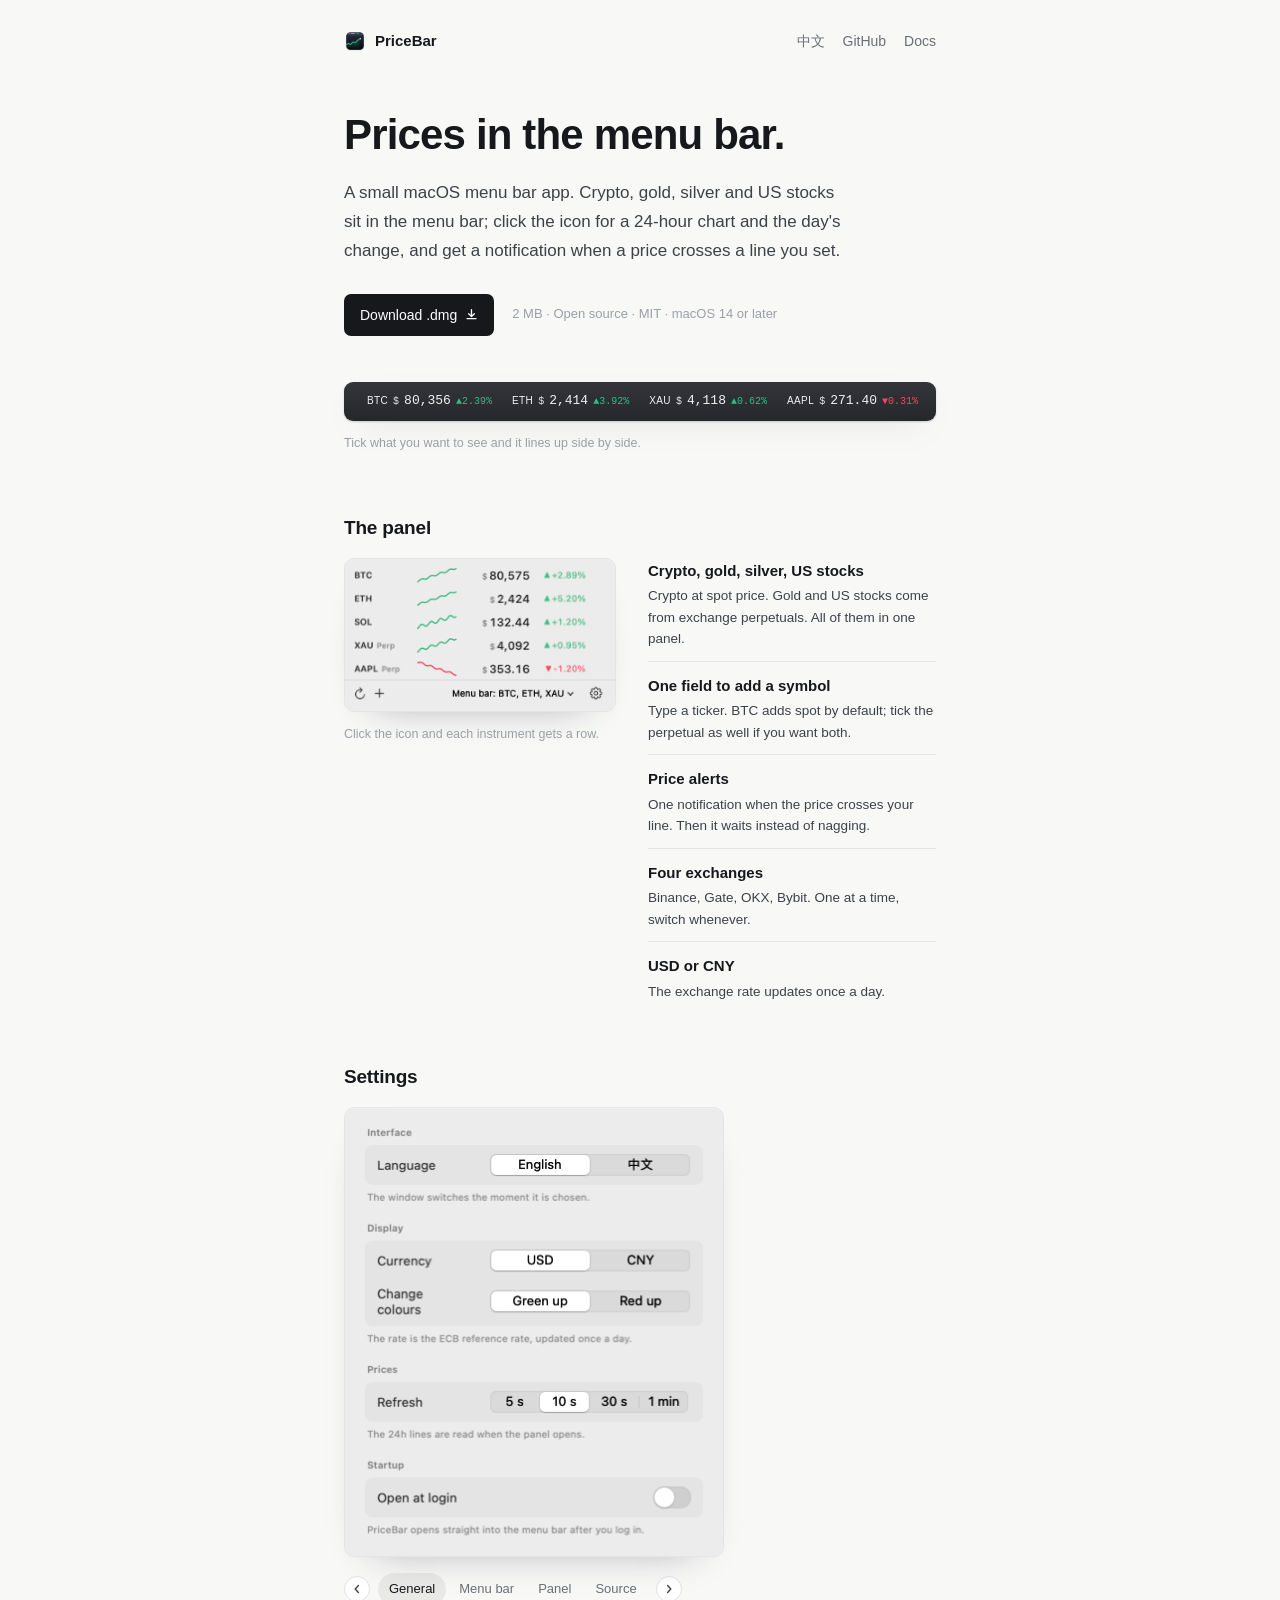
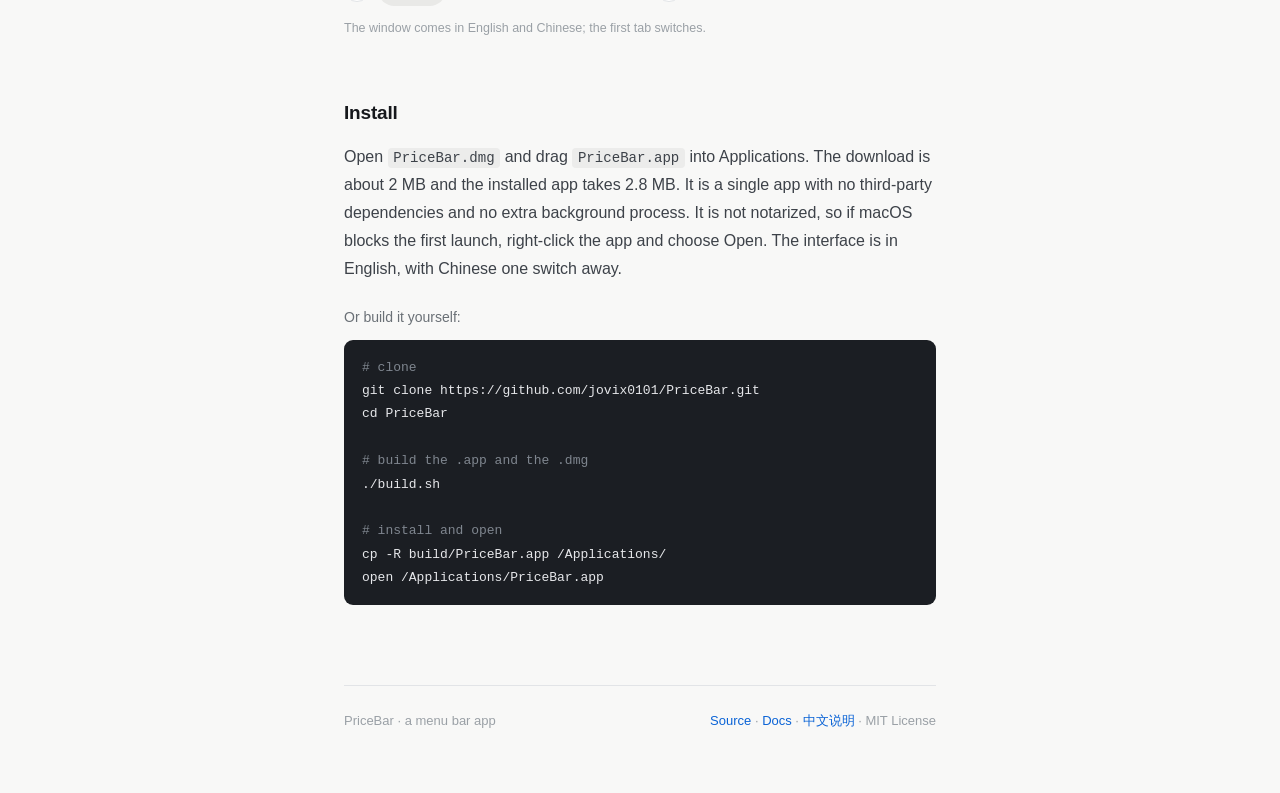
<file: docs/index.html>
<!doctype html>
<html lang="en">
<head>
<meta charset="utf-8">
<meta name="viewport" content="width=device-width, initial-scale=1">
<title>PriceBar — prices in the menu bar</title>
<meta name="description" content="A macOS menu bar app for crypto, gold, silver and US stock prices. Click the icon for a 24-hour chart and change, and get a notification when a price crosses your line. Open source, free.">
<link rel="canonical" href="https://jovix0101.github.io/PriceBar/">
<link rel="alternate" hreflang="zh-CN" href="https://jovix0101.github.io/PriceBar/zh.html">
<link rel="alternate" hreflang="en" href="https://jovix0101.github.io/PriceBar/">
<link rel="alternate" hreflang="x-default" href="https://jovix0101.github.io/PriceBar/">
<meta name="theme-color" content="#f8f8f7">
<link rel="apple-touch-icon" href="icon.png">
<link rel="icon" href="data:image/svg+xml,%3Csvg xmlns='http://www.w3.org/2000/svg' viewBox='0 0 64 64'%3E%3Crect width='64' height='64' rx='14' fill='%2316181c'/%3E%3Cpath d='M12 40l10-9 8 5 9-13 13-6' fill='none' stroke='%232ebd85' stroke-width='5' stroke-linecap='round' stroke-linejoin='round'/%3E%3C/svg%3E">

<meta property="og:type" content="website">
<meta property="og:site_name" content="PriceBar">
<meta property="og:locale" content="en_US">
<meta property="og:url" content="https://jovix0101.github.io/PriceBar/">
<meta property="og:title" content="PriceBar — prices in the menu bar">
<meta property="og:description" content="A macOS menu bar app for crypto, gold, silver and US stock prices: 24-hour chart, change, price alerts. Open source, free.">
<meta property="og:image" content="https://jovix0101.github.io/PriceBar/card.png">
<meta property="og:image:width" content="1200">
<meta property="og:image:height" content="630">
<meta name="twitter:card" content="summary_large_image">
<meta name="twitter:title" content="PriceBar — prices in the menu bar">
<meta name="twitter:description" content="A macOS menu bar app for crypto, gold, silver and US stock prices: 24-hour chart, change, price alerts. Open source, free.">
<meta name="twitter:image" content="https://jovix0101.github.io/PriceBar/card.png">

<script type="application/ld+json">
{
  "@context": "https://schema.org",
  "@type": "SoftwareApplication",
  "name": "PriceBar",
  "operatingSystem": "macOS 14+",
  "applicationCategory": "FinanceApplication",
  "applicationSubCategory": "Price ticker",
  "description": "A macOS menu bar app for crypto, gold, silver and US stock prices: 24-hour chart, change, price alerts.",
  "url": "https://jovix0101.github.io/PriceBar/",
  "downloadUrl": "https://github.com/jovix0101/PriceBar/releases/latest",
  "fileSize": "2 MB",
  "screenshot": "https://jovix0101.github.io/PriceBar/panel@2x.png",
  "softwareVersion": "0.5.0",
  "license": "https://opensource.org/license/mit",
  "isAccessibleForFree": true,
  "offers": { "@type": "Offer", "price": "0", "priceCurrency": "USD" },
  "author": { "@type": "Person", "name": "jovix0101", "url": "https://github.com/jovix0101" },
  "codeRepository": "https://github.com/jovix0101/PriceBar"
}
</script>

<link rel="stylesheet" href="style.css">
<script>document.documentElement.className += ' shots-js';</script>
</head>
<body>

<div class="wrap">

  <header>
    <div class="wordmark">
      <img src="icon.png" width="22" height="22" alt="" aria-hidden="true" style="display:block">
      PriceBar
    </div>
    <nav>
      <a href="zh.html" lang="zh-CN" hreflang="zh-CN">中文</a>
      <a href="https://github.com/jovix0101/PriceBar">GitHub</a>
      <a href="https://github.com/jovix0101/PriceBar/blob/main/README.md">Docs</a>
    </nav>
  </header>

  <div class="hero">
    <h1>Prices in the menu bar.</h1>
    <p class="lede">
      A small macOS menu bar app. Crypto, gold, silver and US stocks sit in the menu bar;
      click the icon for a 24-hour chart and the day's change, and get a notification
      when a price crosses a line you set.
    </p>

    <div class="actions">
      <a class="btn" data-track="download-dmg" href="https://github.com/jovix0101/PriceBar/releases/latest/download/PriceBar.dmg">
        Download .dmg
        <svg width="13" height="13" viewBox="0 0 16 16" fill="none" aria-hidden="true">
          <path d="M8 2v8M4.5 7l3.5 3.5L11.5 7M2.5 13h11" stroke="currentColor" stroke-width="1.6"
                stroke-linecap="round" stroke-linejoin="round"/>
        </svg>
      </a>
      <span class="meta">2 MB · Open source · MIT · macOS 14 or later</span>
    </div>

    <div class="menubar" role="img" aria-label="Menu bar example: BTC $80,356 ▲2.39%, ETH $2,414 ▲3.92%, XAU $4,118 ▲0.62%, AAPL $271.40 ▼0.31%">
      <div class="label">
        <span class="coin">BTC</span><span class="sym">$</span><span>80,356</span><span class="chg">▲2.39%</span>
      </div>
      <div class="label">
        <span class="coin">ETH</span><span class="sym">$</span><span>2,414</span><span class="chg">▲3.92%</span>
      </div>
      <div class="label">
        <span class="coin">XAU</span><span class="sym">$</span><span>4,118</span><span class="chg">▲0.62%</span>
      </div>
      <div class="label">
        <span class="coin">AAPL</span><span class="sym">$</span><span>271.40</span><span class="chg down">▼0.31%</span>
      </div>
    </div>
    <p class="cap">Tick what you want to see and it lines up side by side.</p>
  </div>

  <section>
    <h2>The panel</h2>
    <div class="feature">
      <figure>
        <img class="shot shot-panel" src="panel.png" srcset="panel@2x.png 2x" width="300" height="169" loading="lazy"
             alt="PriceBar panel: BTC and ETH spot, gold XAU and Apple AAPL perpetuals, each with a 24-hour chart, dollar price and change">
        <figcaption class="cap">Click the icon and each instrument gets a row.</figcaption>
      </figure>
      <ul class="spec">
        <li><b>Crypto, gold, silver, US stocks</b><span>Crypto at spot price. Gold and US stocks come from exchange perpetuals. All of them in one panel.</span></li>
        <li><b>One field to add a symbol</b><span>Type a ticker. BTC adds spot by default; tick the perpetual as well if you want both.</span></li>
        <li><b>Price alerts</b><span>One notification when the price crosses your line. Then it waits instead of nagging.</span></li>
        <li><b>Four exchanges</b><span>Binance, Gate, OKX, Bybit. One at a time, switch whenever.</span></li>
        <li><b>USD or CNY</b><span>The exchange rate updates once a day.</span></li>
      </ul>
    </div>
  </section>

  <section>
    <h2>Settings</h2>
    <div class="shots" data-shots>
      <div class="shots-track">
        <figure class="shot-slide on">
          <img src="settings-general.png" srcset="settings-general@2x.png 2x" width="380" height="450"
               alt="General tab: currency in USD or CNY, green-or-red change colours, refresh interval from 5 seconds to a minute, and launch at login">
        </figure>
        <figure class="shot-slide">
          <img src="settings-menubar.png" srcset="settings-menubar@2x.png 2x" width="380" height="326"
               alt="Menu bar tab: which instruments appear in the menu bar, drag the handles to reorder, and text colour set to automatic, dark, light or following the change">
        </figure>
        <figure class="shot-slide">
          <img src="settings-panel.png" srcset="settings-panel@2x.png 2x" width="380" height="171"
               alt="Panel tab: how many rows the panel shows before it scrolls, and whether a click opens the contract page">
        </figure>
        <figure class="shot-slide">
          <img src="settings-source.png" srcset="settings-source@2x.png 2x" width="380" height="197"
               alt="Source and proxy tab: pick Binance, Gate, OKX or Bybit, and set the proxy to direct, system or a custom address, with a connection test">
        </figure>
      </div>
      <div class="shots-bar">
        <button class="shots-arrow" data-step="-1" aria-label="Previous tab">
          <svg width="12" height="12" viewBox="0 0 12 12" aria-hidden="true">
            <path d="M7.4 2.6 4.2 6l3.2 3.4" fill="none" stroke="currentColor"
                  stroke-width="1.4" stroke-linecap="round" stroke-linejoin="round"/>
          </svg>
        </button>
        <div class="shots-tabs">
          <button class="shots-tab" aria-pressed="true">General</button>
          <button class="shots-tab" aria-pressed="false">Menu bar</button>
          <button class="shots-tab" aria-pressed="false">Panel</button>
          <button class="shots-tab" aria-pressed="false">Source</button>
        </div>
        <button class="shots-arrow" data-step="1" aria-label="Next tab">
          <svg width="12" height="12" viewBox="0 0 12 12" aria-hidden="true">
            <path d="M4.6 2.6 7.8 6l-3.2 3.4" fill="none" stroke="currentColor"
                  stroke-width="1.4" stroke-linecap="round" stroke-linejoin="round"/>
          </svg>
        </button>
      </div>
      <p class="cap">The window comes in English and Chinese; the first tab switches.</p>
    </div>
  </section>

  <section>
    <h2>Install</h2>
    <p class="body-text">
      Open <code>PriceBar.dmg</code> and drag <code>PriceBar.app</code> into Applications.
      The download is about 2 MB and the installed app takes 2.8 MB. It is a single app with no
      third-party dependencies and no extra background process. It is not notarized, so if macOS blocks
      the first launch, right-click the app and choose Open. The interface is in English, with Chinese
      one switch away.
    </p>
    <p class="sub">Or build it yourself:</p>
<pre><span class="c"># clone</span>
git clone https://github.com/jovix0101/PriceBar.git
cd PriceBar

<span class="c"># build the .app and the .dmg</span>
./build.sh

<span class="c"># install and open</span>
cp -R build/PriceBar.app /Applications/
open /Applications/PriceBar.app</pre>
  </section>

  <footer>
    <span>PriceBar · a menu bar app</span>
    <span>
      <a href="https://github.com/jovix0101/PriceBar">Source</a> ·
      <a href="https://github.com/jovix0101/PriceBar/blob/main/README.md">Docs</a> ·
      <a href="https://github.com/jovix0101/PriceBar/blob/main/README.zh-CN.md" lang="zh-CN" hreflang="zh-CN">中文说明</a> ·
      MIT License
    </span>
  </footer>

</div>

<script src="analytics.js" defer></script>
<script src="shots.js" defer></script>
</body>
</html>
</file>
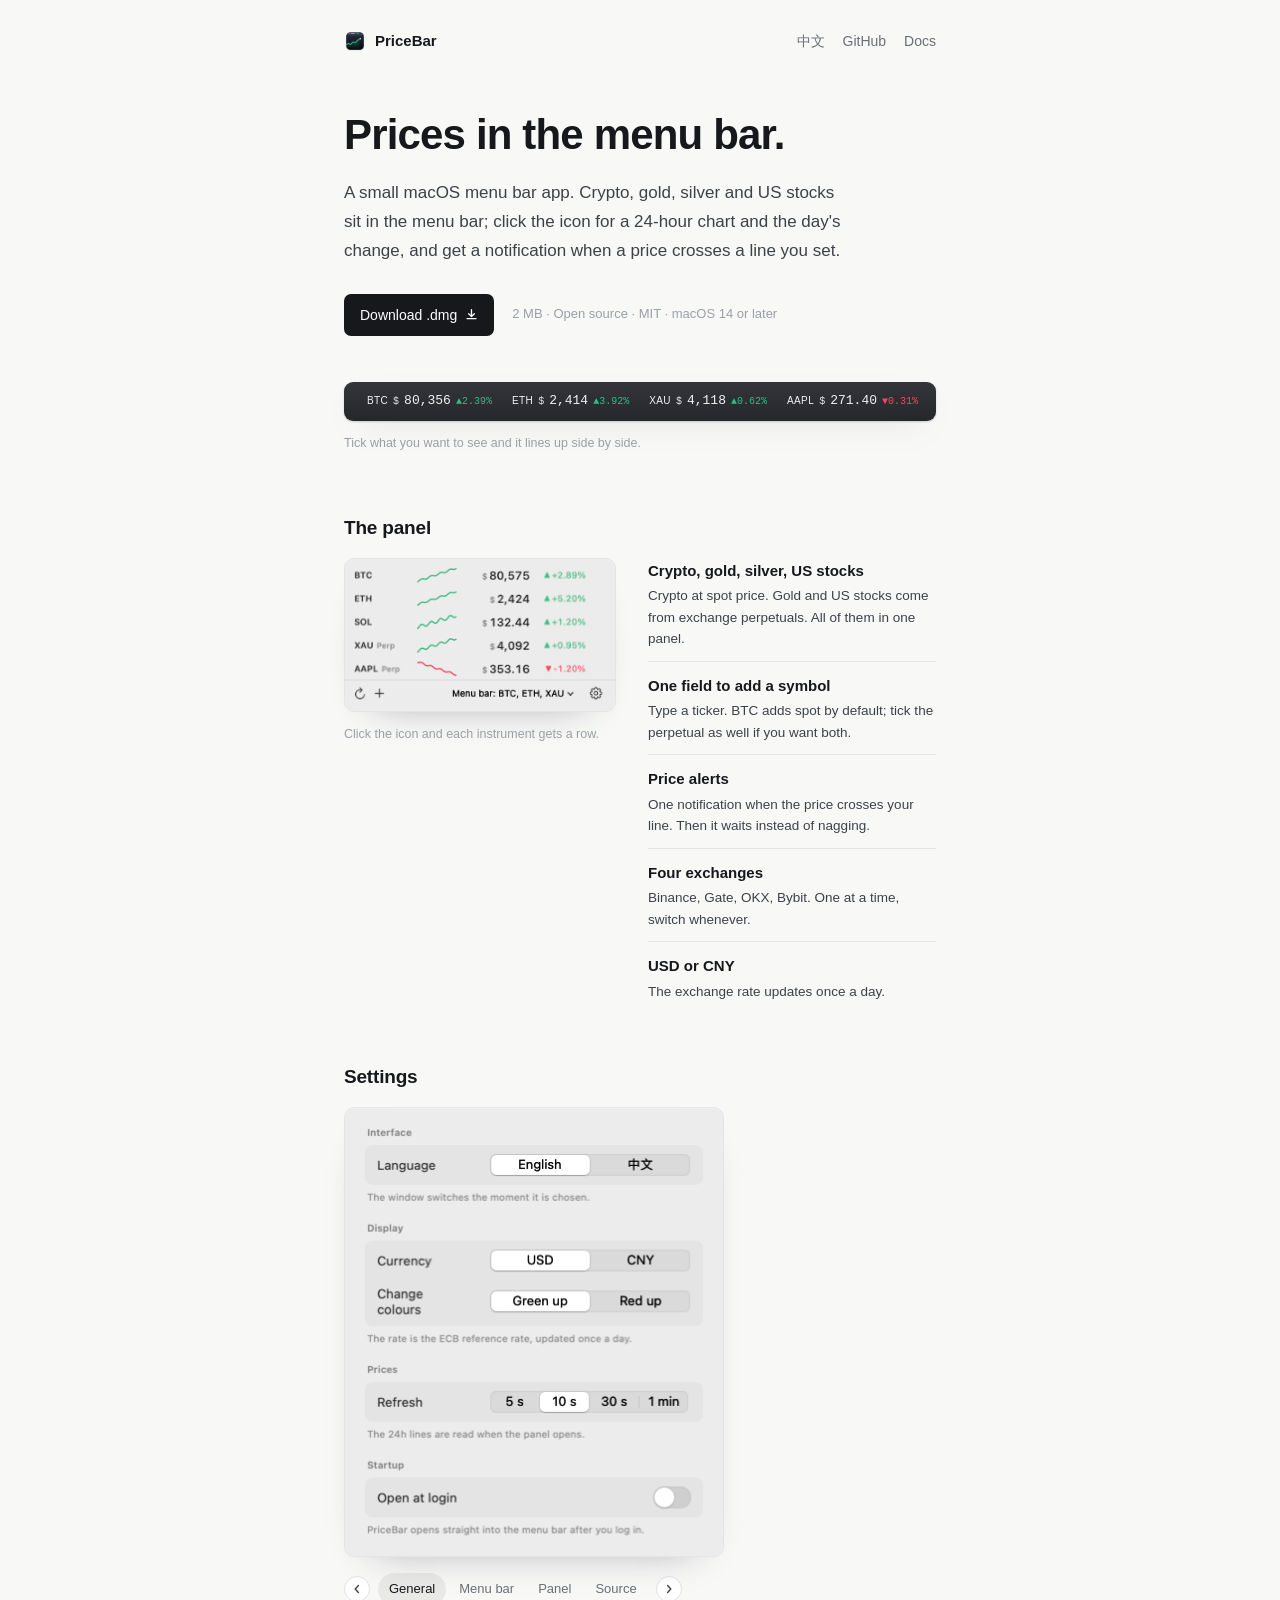
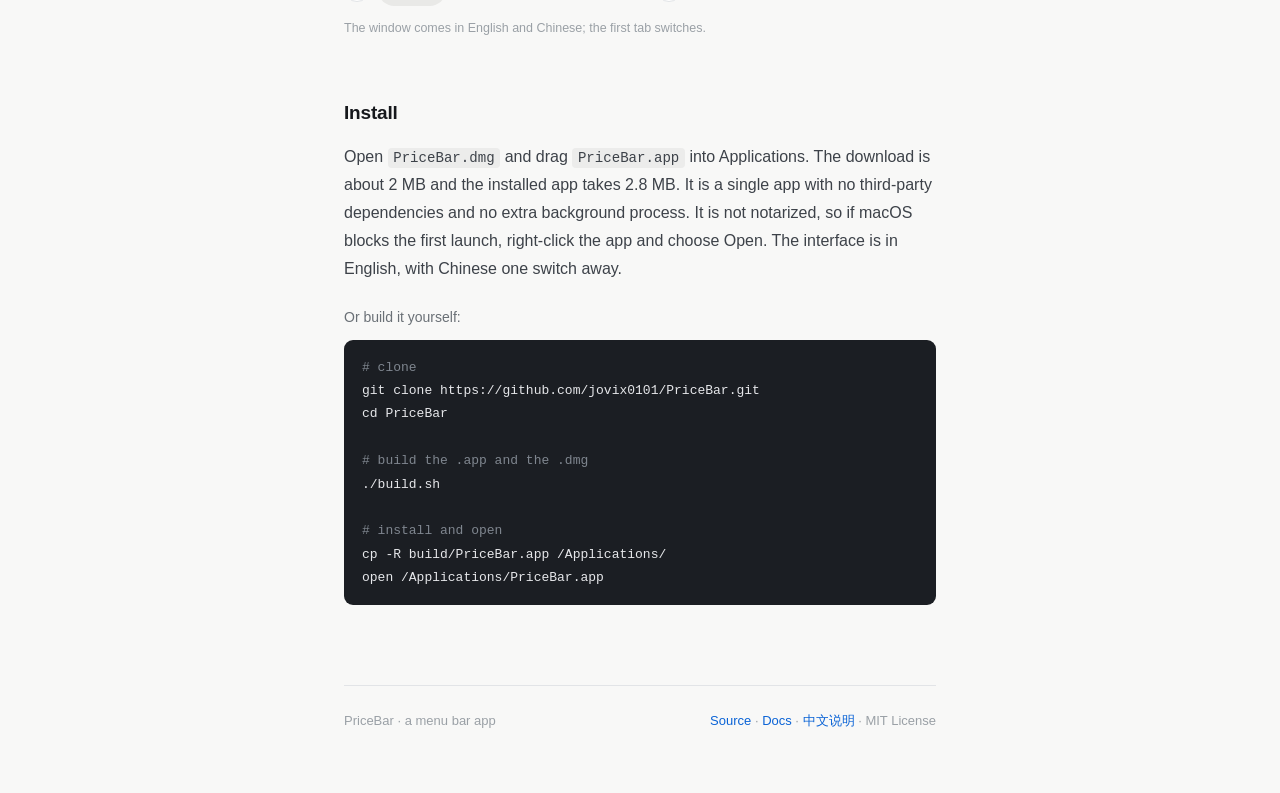
<file: docs/en.html>
<!doctype html>
<html lang="en">
<head>
<meta charset="utf-8">
<title>PriceBar — prices in the menu bar</title>
<!-- English used to live here; it is the front page now. Kept so that a
     link to /en.html that someone saved or shared still lands. -->
<meta name="robots" content="noindex">
<link rel="canonical" href="https://jovix0101.github.io/PriceBar/">
<meta http-equiv="refresh" content="0; url=./">
<script>location.replace("./")</script>
</head>
<body>
<p>PriceBar's English page is at <a href="./">the front page</a>.</p>
</body>
</html>
</file>
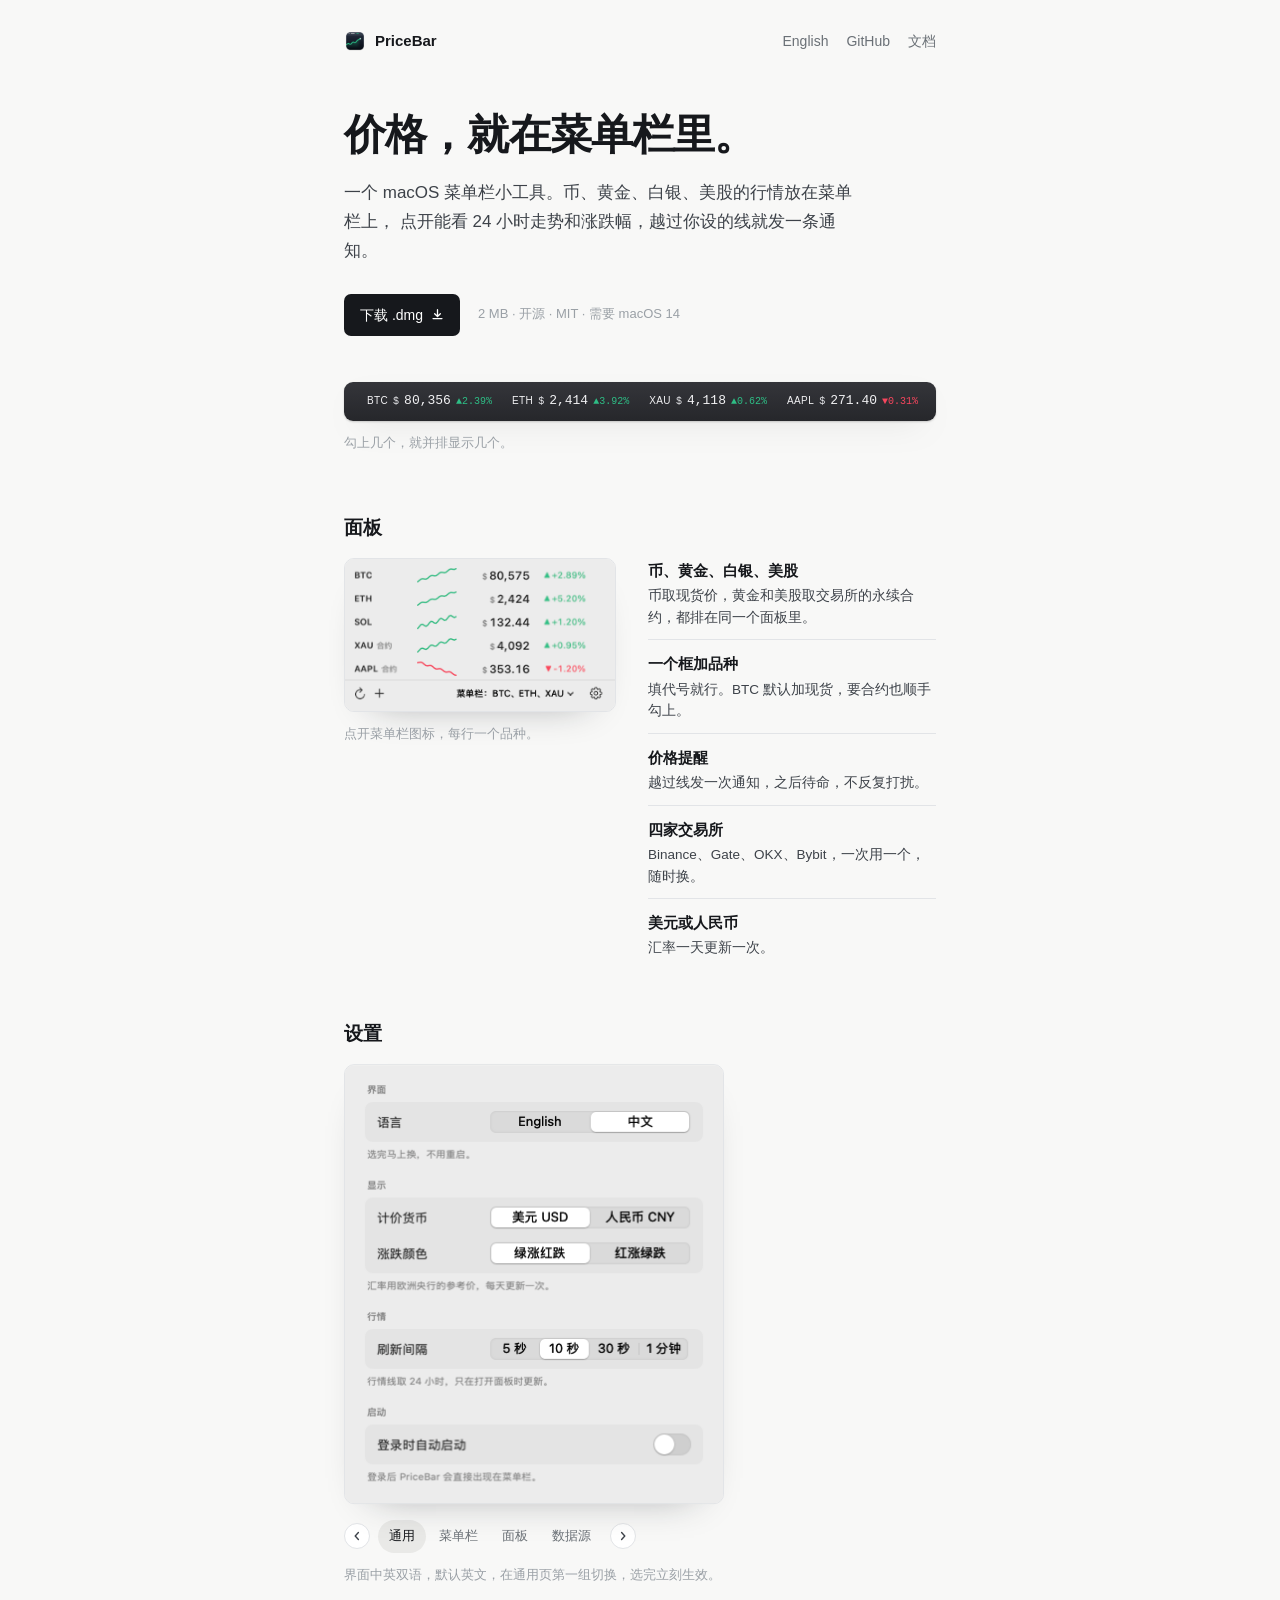
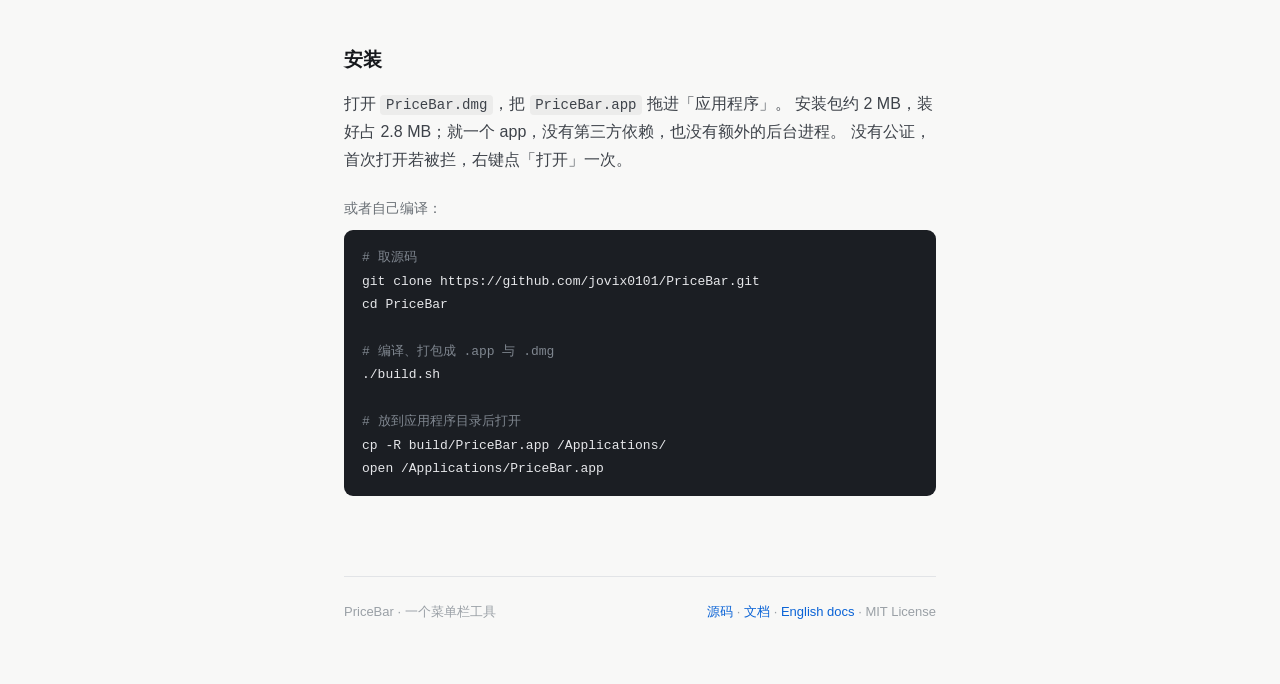
<file: docs/zh.html>
<!doctype html>
<html lang="zh-CN">
<head>
<meta charset="utf-8">
<meta name="viewport" content="width=device-width, initial-scale=1">
<title>PriceBar — macOS 菜单栏行情与价格提醒</title>
<meta name="description" content="一个 macOS 菜单栏小工具：币、黄金、白银、美股的行情放在菜单栏里，点开看 24 小时走势和涨跌幅，价格越过你设的线就发通知。开源、免费。">
<link rel="canonical" href="https://jovix0101.github.io/PriceBar/zh.html">
<link rel="alternate" hreflang="zh-CN" href="https://jovix0101.github.io/PriceBar/zh.html">
<link rel="alternate" hreflang="en" href="https://jovix0101.github.io/PriceBar/">
<link rel="alternate" hreflang="x-default" href="https://jovix0101.github.io/PriceBar/">
<meta name="theme-color" content="#f8f8f7">
<link rel="apple-touch-icon" href="icon.png">
<link rel="icon" href="data:image/svg+xml,%3Csvg xmlns='http://www.w3.org/2000/svg' viewBox='0 0 64 64'%3E%3Crect width='64' height='64' rx='14' fill='%2316181c'/%3E%3Cpath d='M12 40l10-9 8 5 9-13 13-6' fill='none' stroke='%232ebd85' stroke-width='5' stroke-linecap='round' stroke-linejoin='round'/%3E%3C/svg%3E">

<meta property="og:type" content="website">
<meta property="og:site_name" content="PriceBar">
<meta property="og:locale" content="zh_CN">
<meta property="og:url" content="https://jovix0101.github.io/PriceBar/zh.html">
<meta property="og:title" content="PriceBar — 价格就在菜单栏里">
<meta property="og:description" content="macOS 菜单栏小工具：币、黄金、白银、美股的行情，24 小时走势、涨跌幅、价格提醒。开源、免费。">
<meta property="og:image" content="https://jovix0101.github.io/PriceBar/card-zh.png">
<meta property="og:image:width" content="1200">
<meta property="og:image:height" content="630">
<meta name="twitter:card" content="summary_large_image">
<meta name="twitter:title" content="PriceBar — 价格就在菜单栏里">
<meta name="twitter:description" content="macOS 菜单栏小工具：币、黄金、白银、美股的行情，24 小时走势、涨跌幅、价格提醒。开源、免费。">
<meta name="twitter:image" content="https://jovix0101.github.io/PriceBar/card.png">

<script type="application/ld+json">
{
  "@context": "https://schema.org",
  "@type": "SoftwareApplication",
  "name": "PriceBar",
  "operatingSystem": "macOS 14+",
  "applicationCategory": "FinanceApplication",
  "applicationSubCategory": "Price ticker",
  "description": "macOS 菜单栏小工具：币、黄金、白银、美股的行情，24 小时走势、涨跌幅、价格提醒。",
  "url": "https://jovix0101.github.io/PriceBar/",
  "downloadUrl": "https://github.com/jovix0101/PriceBar/releases/latest",
  "fileSize": "2 MB",
  "screenshot": "https://jovix0101.github.io/PriceBar/panel-zh@2x.png",
  "softwareVersion": "0.5.0",
  "license": "https://opensource.org/license/mit",
  "isAccessibleForFree": true,
  "offers": { "@type": "Offer", "price": "0", "priceCurrency": "USD" },
  "author": { "@type": "Person", "name": "jovix0101", "url": "https://github.com/jovix0101" },
  "codeRepository": "https://github.com/jovix0101/PriceBar"
}
</script>

<link rel="stylesheet" href="style.css">
<script>document.documentElement.className += ' shots-js';</script>
</head>
<body>

<div class="wrap">

  <header>
    <div class="wordmark">
      <img src="icon.png" width="22" height="22" alt="" aria-hidden="true" style="display:block">
      PriceBar
    </div>
    <nav>
      <a href="./" lang="en" hreflang="en">English</a>
      <a href="https://github.com/jovix0101/PriceBar">GitHub</a>
      <a href="https://github.com/jovix0101/PriceBar/blob/main/README.zh-CN.md">文档</a>
    </nav>
  </header>

  <div class="hero">
    <h1>价格，就在菜单栏里。</h1>
    <p class="lede">
      一个 macOS 菜单栏小工具。币、黄金、白银、美股的行情放在菜单栏上，
      点开能看 24 小时走势和涨跌幅，越过你设的线就发一条通知。
    </p>

    <div class="actions">
      <a class="btn" data-track="download-dmg" href="https://github.com/jovix0101/PriceBar/releases/latest/download/PriceBar.dmg">
        下载 .dmg
        <svg width="13" height="13" viewBox="0 0 16 16" fill="none" aria-hidden="true">
          <path d="M8 2v8M4.5 7l3.5 3.5L11.5 7M2.5 13h11" stroke="currentColor" stroke-width="1.6"
                stroke-linecap="round" stroke-linejoin="round"/>
        </svg>
      </a>
      <span class="meta">2 MB · 开源 · MIT · 需要 macOS 14</span>
    </div>

    <div class="menubar" role="img" aria-label="菜单栏示例：BTC $ 80,356 ▲2.39%，ETH $ 2,414 ▲3.92%，XAU $ 4,118 ▲0.62%，AAPL $ 271.40 ▼0.31%">
      <div class="label">
        <span class="coin">BTC</span><span class="sym">$</span><span>80,356</span><span class="chg">▲2.39%</span>
      </div>
      <div class="label">
        <span class="coin">ETH</span><span class="sym">$</span><span>2,414</span><span class="chg">▲3.92%</span>
      </div>
      <div class="label">
        <span class="coin">XAU</span><span class="sym">$</span><span>4,118</span><span class="chg">▲0.62%</span>
      </div>
      <div class="label">
        <span class="coin">AAPL</span><span class="sym">$</span><span>271.40</span><span class="chg down">▼0.31%</span>
      </div>
    </div>
    <p class="cap">勾上几个，就并排显示几个。</p>
  </div>

  <section>
    <h2>面板</h2>
    <div class="feature">
      <figure>
        <img class="shot shot-panel" src="panel-zh.png" srcset="panel-zh@2x.png 2x" width="300" height="169" loading="lazy"
             alt="PriceBar 面板：BTC、ETH 现货，黄金 XAU 与苹果 AAPL 的永续合约，各自带 24 小时行情线、美元价格与涨跌幅">
        <figcaption class="cap">点开菜单栏图标，每行一个品种。</figcaption>
      </figure>
      <ul class="spec">
        <li><b>币、黄金、白银、美股</b><span>币取现货价，黄金和美股取交易所的永续合约，都排在同一个面板里。</span></li>
        <li><b>一个框加品种</b><span>填代号就行。BTC 默认加现货，要合约也顺手勾上。</span></li>
        <li><b>价格提醒</b><span>越过线发一次通知，之后待命，不反复打扰。</span></li>
        <li><b>四家交易所</b><span>Binance、Gate、OKX、Bybit，一次用一个，随时换。</span></li>
        <li><b>美元或人民币</b><span>汇率一天更新一次。</span></li>
      </ul>
    </div>
  </section>

  <section>
    <h2>设置</h2>
    <div class="shots" data-shots>
      <div class="shots-track">
        <figure class="shot-slide on">
          <img src="settings-general-zh.png" srcset="settings-general-zh@2x.png 2x" width="380" height="440"
               alt="通用页：计价货币选美元或人民币，涨跌颜色可选绿涨红跌或红涨绿跌，刷新间隔 5 秒到 1 分钟，还有登录时自动启动">
        </figure>
        <figure class="shot-slide">
          <img src="settings-menubar-zh.png" srcset="settings-menubar-zh@2x.png 2x" width="380" height="313"
               alt="菜单栏页：勾选哪几个品种显示在菜单栏，拖左边的把手调顺序，文字颜色可选自动、深色、浅色、随涨跌">
        </figure>
        <figure class="shot-slide">
          <img src="settings-panel-zh.png" srcset="settings-panel-zh@2x.png 2x" width="380" height="171"
               alt="面板页：最多显示 6、8、10、12 行或自定义行数，以及点击币种是否打开合约行情">
        </figure>
        <figure class="shot-slide">
          <img src="settings-source-zh.png" srcset="settings-source-zh@2x.png 2x" width="380" height="184"
               alt="数据源与代理页：数据源选 Binance、Gate、OKX 或 Bybit，代理可选直连、跟随系统、自定义，并能测一次连接">
        </figure>
      </div>
      <div class="shots-bar">
        <button class="shots-arrow" data-step="-1" aria-label="上一页">
          <svg width="12" height="12" viewBox="0 0 12 12" aria-hidden="true">
            <path d="M7.4 2.6 4.2 6l3.2 3.4" fill="none" stroke="currentColor"
                  stroke-width="1.4" stroke-linecap="round" stroke-linejoin="round"/>
          </svg>
        </button>
        <div class="shots-tabs">
          <button class="shots-tab" aria-pressed="true">通用</button>
          <button class="shots-tab" aria-pressed="false">菜单栏</button>
          <button class="shots-tab" aria-pressed="false">面板</button>
          <button class="shots-tab" aria-pressed="false">数据源</button>
        </div>
        <button class="shots-arrow" data-step="1" aria-label="下一页">
          <svg width="12" height="12" viewBox="0 0 12 12" aria-hidden="true">
            <path d="M4.6 2.6 7.8 6l-3.2 3.4" fill="none" stroke="currentColor"
                  stroke-width="1.4" stroke-linecap="round" stroke-linejoin="round"/>
          </svg>
        </button>
      </div>
      <p class="cap">界面中英双语，默认英文，在通用页第一组切换，选完立刻生效。</p>
    </div>
  </section>

  <section>
    <h2>安装</h2>
    <p class="body-text">
      打开 <code>PriceBar.dmg</code>，把 <code>PriceBar.app</code> 拖进「应用程序」。
      安装包约 2 MB，装好占 2.8 MB；就一个 app，没有第三方依赖，也没有额外的后台进程。
      没有公证，首次打开若被拦，右键点「打开」一次。
    </p>
    <p class="sub">或者自己编译：</p>
<pre><span class="c"># 取源码</span>
git clone https://github.com/jovix0101/PriceBar.git
cd PriceBar

<span class="c"># 编译、打包成 .app 与 .dmg</span>
./build.sh

<span class="c"># 放到应用程序目录后打开</span>
cp -R build/PriceBar.app /Applications/
open /Applications/PriceBar.app</pre>
  </section>

  <footer>
    <span>PriceBar · 一个菜单栏工具</span>
    <span>
      <a href="https://github.com/jovix0101/PriceBar">源码</a> ·
      <a href="https://github.com/jovix0101/PriceBar/blob/main/README.zh-CN.md">文档</a> ·
      <a href="https://github.com/jovix0101/PriceBar/blob/main/README.md" lang="en" hreflang="en">English docs</a> ·
      MIT License
    </span>
  </footer>

</div>

<script src="analytics.js" defer></script>
<script src="shots.js" defer></script>
</body>
</html>
</file>
<file: docs/style.css>
:root {
    --ink: #16181c;
    --body: #3d4249;
    --muted: #6a7076;
    --faint: #9aa0a6;
    --line: #e2e4e7;
    --paper: #f8f8f7;
    --card: #ffffff;
    /* app 与页面用同一对涨跌色，取自币安 */
    --up: #2ebd85;
    --down: #f6465d;
    --accent: #0a63d6;
    --mono: ui-monospace, "SF Mono", SFMono-Regular, Menlo, monospace;
    --sans: -apple-system, BlinkMacSystemFont, "SF Pro Text", "PingFang SC",
            "Helvetica Neue", "Microsoft YaHei", sans-serif;
  }

  * { box-sizing: border-box; }
  html { -webkit-text-size-adjust: 100%; }

  body {
    margin: 0;
    background: var(--paper);
    color: var(--ink);
    font-family: var(--sans);
    font-size: 16px;
    line-height: 1.75;
    -webkit-font-smoothing: antialiased;
  }

  a { color: var(--accent); text-decoration: none; }
  a:hover { text-decoration: underline; text-underline-offset: 3px; }

  .wrap { max-width: 640px; margin: 0 auto; padding: 0 24px; }

  header {
    display: flex;
    align-items: center;
    justify-content: space-between;
    padding-top: 28px;
    font-size: 14px;
  }

  .wordmark { display: flex; align-items: center; gap: 9px; font-weight: 600; font-size: 15px; }
  header nav { display: flex; gap: 18px; color: var(--muted); }
  header nav a { color: var(--muted); }

  .hero { padding-top: 54px; }

  h1 {
    margin: 0;
    font-size: clamp(28px, 6.4vw, 42px);
    line-height: 1.3;
    letter-spacing: -0.02em;
    font-weight: 600;
  }

  .lede {
    margin: 16px 0 0;
    max-width: 30em;
    font-size: 17px;
    line-height: 1.7;
    color: var(--body);
  }

  .actions {
    display: flex;
    flex-wrap: wrap;
    gap: 10px 18px;
    align-items: center;
    margin-top: 28px;
    font-size: 14px;
  }

  .btn {
    display: inline-flex;
    align-items: center;
    gap: 8px;
    padding: 9px 16px;
    border-radius: 7px;
    background: var(--ink);
    color: #fff;
    font-weight: 500;
  }

  .btn:hover { text-decoration: none; background: #22262d; }
  .actions .meta { color: var(--faint); font-size: 13px; }

  /* 菜单栏示意：把 app 的样子先看一眼，再往下读 */
  .menubar {
    margin-top: 46px;
    border-radius: 9px;
    background: linear-gradient(180deg, #34353a, #26272b);
    box-shadow: 0 1px 2px rgba(0,0,0,.18), 0 12px 32px -18px rgba(0,0,0,.5);
    padding: 8px 18px;
    display: flex;
    justify-content: flex-end;
    align-items: center;
    flex-wrap: wrap;
    gap: 6px 20px;
  }

  .label {
    display: flex;
    align-items: baseline;
    gap: 5px;
    color: #f2f2f4;
    font-family: var(--mono);
    font-size: 13px;
    font-variant-numeric: tabular-nums;
  }

  .label .coin {
    font-family: var(--sans);
    font-size: 10px;
    font-weight: 500;
    letter-spacing: 0.04em;
  }

  .label .sym { font-size: 10px; color: #e4e5e8; }

  /* 涨跌幅永远是红绿，与文字颜色设置无关，所以示意图也这样画 */
  .label .chg { font-size: 10px; color: var(--up); }
  .label .down { color: var(--down); }

  .cap {
    margin: 12px 0 0;
    font-size: 12.5px;
    line-height: 1.6;
    color: var(--faint);
  }

  section { padding-top: 58px; }

  h2 {
    margin: 0 0 14px;
    font-size: 19px;
    font-weight: 600;
    letter-spacing: -0.01em;
  }

  figure { margin: 0; }

  .shot {
    display: block;
    height: auto;
    border-radius: 10px;
    border: 1px solid var(--line);
    background: var(--card);
    box-shadow: 0 18px 40px -30px rgba(20,24,30,.45);
  }

  .shot-panel { width: 100%; max-width: 300px; }

  /* 设置的四页截在一个位置轮换。四页高低不一样，但轨道只占最高那一页的高度：
     换页时下面的标签和箭头不动，短的那几页居中放着。 */
  .shots-track { position: relative; }
  /* 脚本跑起来之前也按最高的一页占住位置，免得内容跳一下。
     width 得先定住：只给 height 和 aspect-ratio 时，浏览器会拿高度反推宽度，
     短的那几页（面板只有 171px 高）就会连图一起缩窄。 */
  .shots-js .shots-track {
    width: 100%;
    aspect-ratio: 380 / 450;
  }

  /* 2× 渲染的截图按 1× 大小显示：Retina 上依然清晰，又不至于占满一屏 */
  .shot-slide { margin: 0; }
  .shot-slide img {
    display: block;
    width: 100%;
    height: auto;
    border-radius: 10px;
    border: 1px solid var(--line);
    background: var(--card);
    box-shadow: 0 18px 40px -30px rgba(20, 24, 30, .45);
  }

  /* 没有脚本时四张图顺次排下来，也能看 */
  .shot-slide + .shot-slide { margin-top: 18px; }
  .shots-js .shot-slide {
    position: absolute;
    top: 50%;
    left: 0;
    right: 0;
    transform: translateY(-50%);
    margin-top: 0;
    opacity: 0;
    visibility: hidden;
    transition: opacity .22s ease;
  }
  .shots-js .shot-slide.on { opacity: 1; visibility: visible; }

  .shots-bar {
    display: none;
    align-items: center;
    gap: 8px;
    margin-top: 16px;
  }
  .shots-tabs { display: flex; flex-wrap: wrap; gap: 2px; }
  .shots-arrow, .shots-tab { font: inherit; cursor: pointer; }
  .shots-arrow {
    flex: none;
    width: 26px;
    height: 26px;
    padding: 0;
    display: grid;
    place-items: center;
    border-radius: 50%;
    border: 1px solid var(--line);
    background: var(--card);
    color: var(--body);
  }
  .shots-arrow:hover { border-color: #c8cbd0; color: var(--ink); }
  .shots-arrow:active { transform: scale(.94); }
  .shots-tab {
    font-size: 13px;
    color: var(--muted);
    background: none;
    border: 0;
    border-radius: 999px;
    padding: 5px 11px;
  }
  .shots-tab:hover { color: var(--ink); }
  .shots-tab[aria-pressed="true"] { background: #e9e9e7; color: var(--ink); }
  .shots-js .shots-bar { display: flex; }
  .shots-arrow:focus-visible,
  .shots-tab:focus-visible { outline: 2px solid var(--ink); outline-offset: 2px; }

  @media (prefers-reduced-motion: reduce) {
    .shots-js .shots-track,
    .shots-js .shot-slide { transition: none; }
  }

  /* 功能：截图在左，说明在右。右边是一张表——每行一句标题一句说明，
     行与行用同一道分隔线串起来，几行都是同样的节奏 */
  .feature {
    display: grid;
    grid-template-columns: 272px 1fr;
    gap: 32px;
    align-items: start;
  }

  .spec { margin: 0; padding: 0; list-style: none; }
  .spec li { padding: 11px 0; border-bottom: 1px solid var(--line); }
  .spec li:first-child { padding-top: 0; }
  .spec li:last-child { border-bottom: 0; padding-bottom: 0; }
  .spec b { display: block; font-weight: 600; font-size: 15px; }
  .spec span { display: block; margin-top: 1px; color: var(--body); font-size: 13.5px; line-height: 1.6; }

  /* 设置那一块只有一张窄窗口：图、标签栏、说明都对齐左边那条线，
     跟页面上其它标题、正文同一个起点 */
  .shots { max-width: 380px; }

  /* 安装那一段的正文：行距松一点，跟下面的小标题分开 */
  .body-text { margin: 0 0 6px; color: var(--body); }

  /* 「或者自己编译」这类小标题：比正文低一档，把下一段分开 */
  .sub {
    margin: 22px 0 10px;
    font-size: 14px;
    color: var(--muted);
  }

  code {
    font-family: var(--mono);
    font-size: 0.88em;
    background: #ececeb;
    padding: 0.12em 0.4em;
    border-radius: 4px;
  }

  pre {
    margin: 0;
    padding: 16px 18px;
    border-radius: 9px;
    background: #1b1e23;
    color: #e6e7ea;
    overflow-x: auto;
    font-family: var(--mono);
    font-size: 13px;
    line-height: 1.8;
  }

  pre .c { color: #7f868f; }

  footer {
    margin-top: 80px;
    border-top: 1px solid var(--line);
    padding: 24px 0 60px;
    font-size: 13px;
    color: var(--faint);
    display: flex;
    flex-wrap: wrap;
    gap: 8px 20px;
    justify-content: space-between;
  }

  @media (max-width: 560px) {
    .hero { padding-top: 40px; }
    section { padding-top: 52px; }
    .menubar { justify-content: flex-start; gap: 3px 12px; padding: 8px 12px; }
    .label { font-size: 12px; }
    .feature { grid-template-columns: 1fr; gap: 20px; }
    .feature figure { max-width: 300px; }
  }

  @media (max-width: 400px) {
    .label { font-size: 11px; }
  }
</file>
